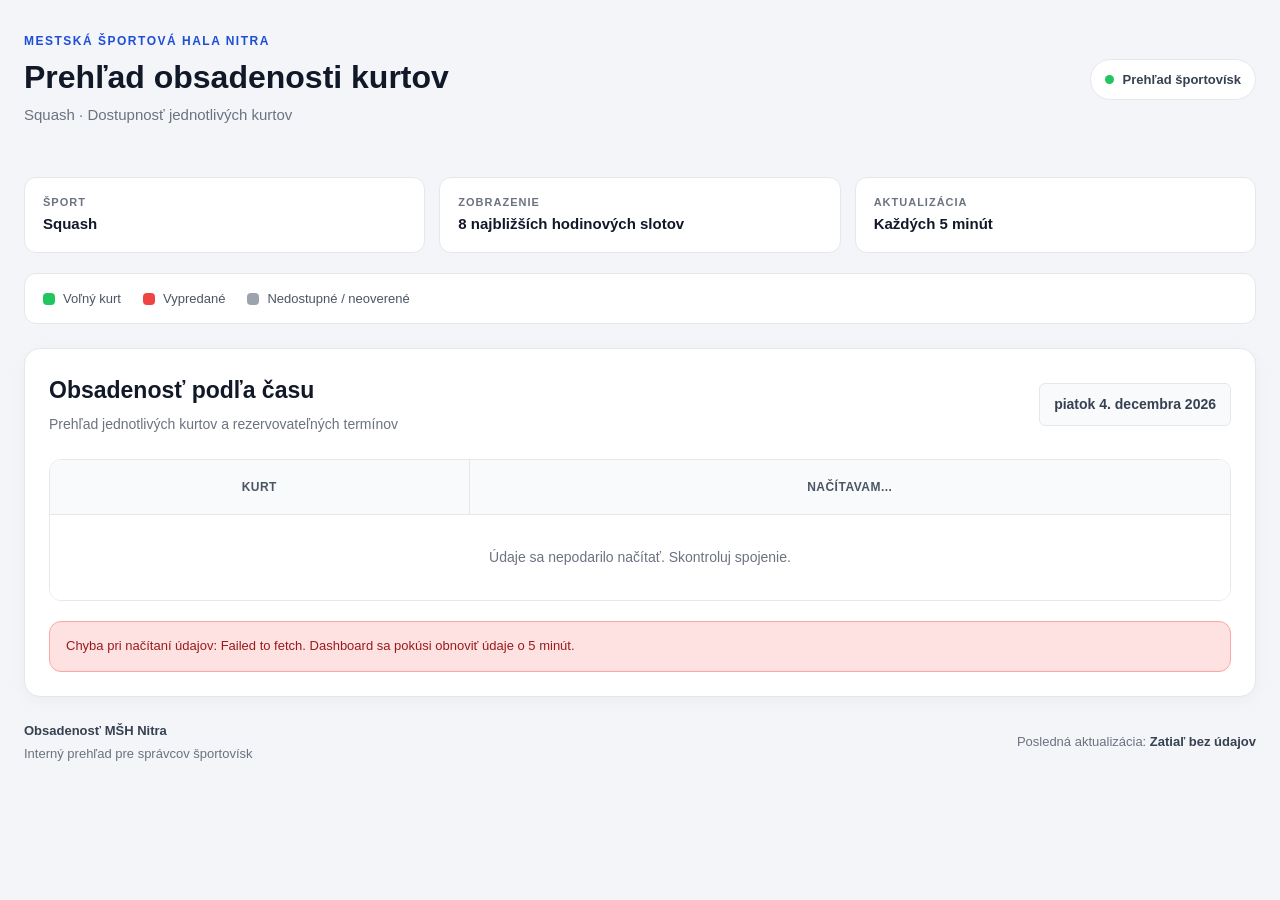
<file: index.html>
<!DOCTYPE html>
<html lang="sk">
<head>
    <meta charset="UTF-8">
    <meta name="viewport" content="width=device-width, initial-scale=1.0">

    <title>Obsadenosť športovísk – MŠH Nitra</title>

    <link rel="stylesheet" href="style.css">
</head>
<body>

    <header class="header">
        <div class="header-content">
            <div>
                <p class="eyebrow">MESTSKÁ ŠPORTOVÁ HALA NITRA</p>
                <h1>Prehľad obsadenosti kurtov</h1>
                <p class="subtitle">Squash · Dostupnosť jednotlivých kurtov</p>
            </div>

            <div class="header-status">
                <span class="status-indicator"></span>
                <span>Prehľad športovísk</span>
            </div>
        </div>
    </header>

    <main class="main-content">

        <section class="toolbar">
            <div class="toolbar-item">
                <span class="toolbar-label">ŠPORT</span>
                <strong>Squash</strong>
            </div>

            <div class="toolbar-item">
                <span class="toolbar-label">ZOBRAZENIE</span>
                <strong>8 najbližších hodinových slotov</strong>
            </div>

            <div class="toolbar-item">
                <span class="toolbar-label">AKTUALIZÁCIA</span>
                <strong>Každých 5 minút</strong>
            </div>
        </section>

        <section class="legend">
            <div class="legend-item">
                <span class="legend-color available"></span>
                <span>Voľný kurt</span>
            </div>

            <div class="legend-item">
                <span class="legend-color sold-out"></span>
                <span>Vypredané</span>
            </div>

            <div class="legend-item">
                <span class="legend-color unknown"></span>
                <span>Nedostupné / neoverené</span>
            </div>
        </section>

        <section class="calendar-section">
            <div class="section-heading">
                <div>
                    <h2>Obsadenosť podľa času</h2>
                    <p>Prehľad jednotlivých kurtov a rezervovateľných termínov</p>
                </div>

                <div class="date-display" id="current-date">
                    Načítavam dátum...
                </div>
            </div>

            <div class="table-wrapper">
                <table class="availability-table">
                    <thead id="calendar-head">
                        <tr>
                            <th>KURT</th>
                            <th>NAČÍTAVAM...</th>
                        </tr>
                    </thead>

                    <tbody id="calendar-body">
                        <tr>
                            <td colspan="9" class="loading-message">
                                Pripravujem prehľad...
                            </td>
                        </tr>
                    </tbody>
                </table>
            </div>

            <p class="data-notice" id="data-notice">
                Toto je testovacie rozhranie. Skutočná dostupnosť zatiaľ nie je pripojená.
            </p>
        </section>

        <footer class="footer">
            <div>
                <strong>Obsadenosť MŠH Nitra</strong>
                <span>Interný prehľad pre správcov športovísk</span>
            </div>

            <div class="last-update">
                Posledná aktualizácia:
                <strong id="last-update">Zatiaľ bez údajov</strong>
            </div>
        </footer>

    </main>

    <script src="app.js"></script>
</body>
</html>
</file>
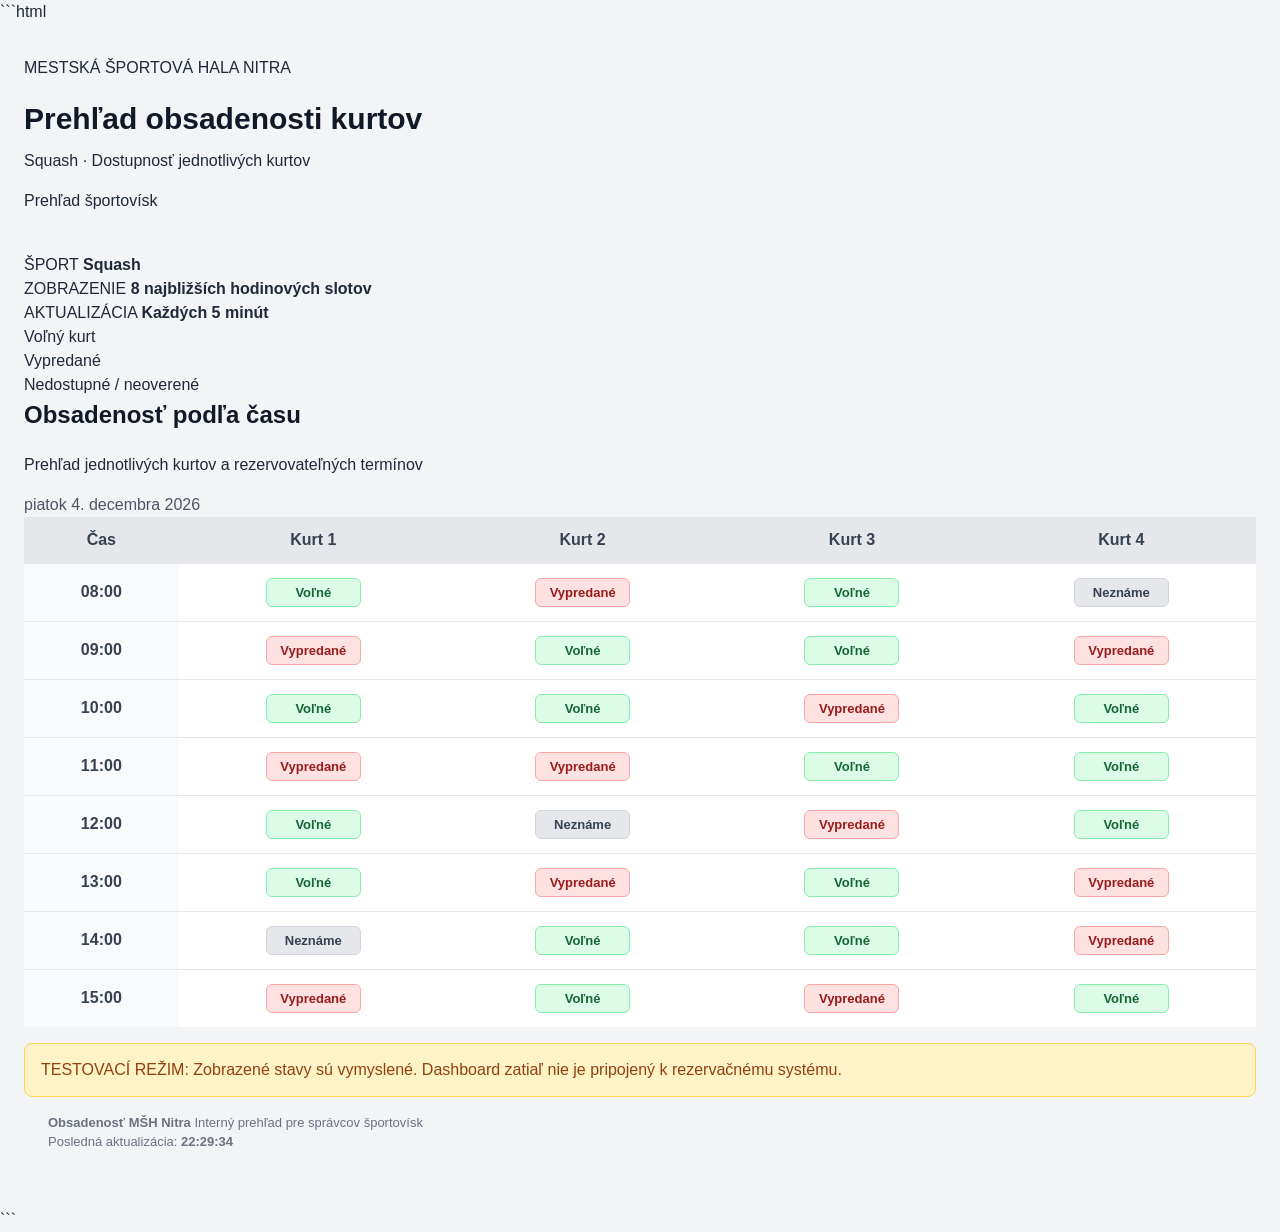
<file: web/index.html>
```html
<!DOCTYPE html>
<html lang="sk">
<head>
    <meta charset="UTF-8">
    <meta name="viewport" content="width=device-width, initial-scale=1.0">

    <title>Obsadenosť športovísk – MŠH Nitra</title>

    <link rel="stylesheet" href="style.css">
</head>
<body>

    <header class="header">
        <div class="header-content">
            <div>
                <p class="eyebrow">MESTSKÁ ŠPORTOVÁ HALA NITRA</p>
                <h1>Prehľad obsadenosti kurtov</h1>
                <p class="subtitle">Squash · Dostupnosť jednotlivých kurtov</p>
            </div>

            <div class="header-status">
                <span class="status-indicator"></span>
                <span>Prehľad športovísk</span>
            </div>
        </div>
    </header>

    <main class="main-content">

        <section class="toolbar">
            <div class="toolbar-item">
                <span class="toolbar-label">ŠPORT</span>
                <strong>Squash</strong>
            </div>

            <div class="toolbar-item">
                <span class="toolbar-label">ZOBRAZENIE</span>
                <strong>8 najbližších hodinových slotov</strong>
            </div>

            <div class="toolbar-item">
                <span class="toolbar-label">AKTUALIZÁCIA</span>
                <strong>Každých 5 minút</strong>
            </div>
        </section>

        <section class="legend">
            <div class="legend-item">
                <span class="legend-color available"></span>
                <span>Voľný kurt</span>
            </div>

            <div class="legend-item">
                <span class="legend-color sold-out"></span>
                <span>Vypredané</span>
            </div>

            <div class="legend-item">
                <span class="legend-color unknown"></span>
                <span>Nedostupné / neoverené</span>
            </div>
        </section>

        <section class="calendar-section">
            <div class="section-heading">
                <div>
                    <h2>Obsadenosť podľa času</h2>
                    <p>Prehľad jednotlivých kurtov a rezervovateľných termínov</p>
                </div>

                <div class="date-display" id="current-date">
                    Načítavam dátum...
                </div>
            </div>

            <div class="table-wrapper">
                <table class="availability-table">
                    <thead id="calendar-head">
                        <tr>
                            <th>KURT</th>
                            <th>NAČÍTAVAM...</th>
                        </tr>
                    </thead>

                    <tbody id="calendar-body">
                        <tr>
                            <td colspan="9" class="loading-message">
                                Pripravujem prehľad...
                            </td>
                        </tr>
                    </tbody>
                </table>
            </div>

            <p class="data-notice" id="data-notice">
                Toto je testovacie rozhranie. Skutočná dostupnosť zatiaľ nie je pripojená.
            </p>
        </section>

        <footer class="footer">
            <div>
                <strong>Obsadenosť MŠH Nitra</strong>
                <span>Interný prehľad pre správcov športovísk</span>
            </div>

            <div class="last-update">
                Posledná aktualizácia:
                <strong id="last-update">Zatiaľ bez údajov</strong>
            </div>
        </footer>

    </main>

    <script src="app.js"></script>
</body>
</html>
```
</file>
<file: style.css>
/* =========================================
   ZÁKLADNÉ NASTAVENIA
   ========================================= */

* {
  box-sizing: border-box;
}

:root {
  --color-background: #f3f5f8;
  --color-surface: #ffffff;
  --color-text: #1f2937;
  --color-muted: #6b7280;
  --color-border: #e5e7eb;

  --color-available-bg: #dcfce7;
  --color-available-text: #166534;
  --color-available-border: #86efac;

  --color-sold-bg: #fee2e2;
  --color-sold-text: #991b1b;
  --color-sold-border: #fca5a5;

  --color-unknown-bg: #f3f4f6;
  --color-unknown-text: #4b5563;
  --color-unknown-border: #d1d5db;

  --color-primary: #1d4ed8;

  --radius-small: 6px;
  --radius-medium: 12px;
  --radius-large: 16px;
}

body {
  margin: 0;
  padding: 0;
  font-family: Arial, Helvetica, sans-serif;
  color: var(--color-text);
  background: var(--color-background);
  line-height: 1.5;
}

/* =========================================
   HLAVIČKA A HLAVNÝ OBSAH
   ========================================= */

header,
main {
  width: 100%;
  max-width: 1500px;
  margin: 0 auto;
  padding: 24px;
}

header {
  padding-top: 32px;
  padding-bottom: 16px;
}

.header-content {
  display: flex;
  align-items: center;
  justify-content: space-between;
  gap: 24px;
}

.eyebrow {
  margin: 0 0 8px;
  color: var(--color-primary);
  font-size: 12px;
  font-weight: 700;
  letter-spacing: 1.5px;
}

h1 {
  margin: 0 0 8px;
  color: #111827;
  font-size: 32px;
  line-height: 1.2;
}

h2 {
  margin: 0 0 6px;
  color: #111827;
  font-size: 23px;
}

.subtitle {
  margin: 0;
  color: var(--color-muted);
  font-size: 15px;
}

/* =========================================
   STAV V HLAVIČKE
   ========================================= */

.header-status {
  display: inline-flex;
  align-items: center;
  gap: 9px;
  padding: 10px 14px;
  color: #374151;
  background: var(--color-surface);
  border: 1px solid var(--color-border);
  border-radius: 999px;
  font-size: 13px;
  font-weight: 600;
  white-space: nowrap;
}

.status-indicator {
  width: 9px;
  height: 9px;
  flex-shrink: 0;
  background: #22c55e;
  border-radius: 50%;
}

/* =========================================
   INFORMAČNÝ PANEL
   ========================================= */

.toolbar {
  display: flex;
  flex-wrap: wrap;
  gap: 14px;
  margin: 10px 0 20px;
}

.toolbar-item {
  display: flex;
  flex-direction: column;
  gap: 3px;
  flex: 1 1 180px;
  padding: 16px 18px;
  background: var(--color-surface);
  border: 1px solid var(--color-border);
  border-radius: var(--radius-medium);
}

.toolbar-label {
  color: var(--color-muted);
  font-size: 11px;
  font-weight: 700;
  letter-spacing: 1px;
}

.toolbar-item strong {
  color: #111827;
  font-size: 15px;
}

/* =========================================
   LEGENDA DOSTUPNOSTI
   ========================================= */

.legend {
  display: flex;
  flex-wrap: wrap;
  align-items: center;
  gap: 12px 22px;
  margin: 20px 0 24px;
  padding: 15px 18px;
  background: var(--color-surface);
  border: 1px solid var(--color-border);
  border-radius: var(--radius-medium);
}

.legend-item {
  display: inline-flex;
  align-items: center;
  gap: 8px;
  color: #4b5563;
  font-size: 13px;
}

.legend-color {
  width: 12px;
  height: 12px;
  flex-shrink: 0;
  border-radius: 4px;
}

.legend-color.available {
  background: #22c55e;
}

.legend-color.sold-out {
  background: #ef4444;
}

.legend-color.unknown {
  background: #9ca3af;
}

/* =========================================
   SEKCIА KALENDÁRA
   ========================================= */

.calendar-section {
  padding: 24px;
  background: var(--color-surface);
  border: 1px solid var(--color-border);
  border-radius: var(--radius-large);
  box-shadow: 0 4px 16px rgb(15 23 42 / 4%);
}

.section-heading {
  display: flex;
  align-items: center;
  justify-content: space-between;
  gap: 20px;
  margin-bottom: 24px;
}

.section-heading p {
  margin: 0;
  color: var(--color-muted);
  font-size: 14px;
}

.date-display {
  padding: 10px 14px;
  color: #374151;
  background: #f9fafb;
  border: 1px solid var(--color-border);
  border-radius: var(--radius-small);
  font-size: 14px;
  font-weight: 600;
  text-align: right;
}

/* =========================================
   TABUĽKA OBSADENOSTI
   Kurty = riadky
   Časy = stĺpce
   ========================================= */

.table-wrapper {
  width: 100%;
  overflow-x: auto;
  border: 1px solid var(--color-border);
  border-radius: var(--radius-medium);
  -webkit-overflow-scrolling: touch;
}

.availability-table {
  width: 100%;
  min-width: 900px;
  border-collapse: separate;
  border-spacing: 0;
  background: var(--color-surface);
}

.availability-table thead {
  background: #f8fafc;
}

.availability-table th,
.availability-table td {
  padding: 18px 12px;
  text-align: center;
  vertical-align: middle;
  border-right: 1px solid var(--color-border);
  border-bottom: 1px solid var(--color-border);
}

.availability-table tr > *:last-child {
  border-right: none;
}

.availability-table tbody tr:last-child > * {
  border-bottom: none;
}

.availability-table thead th {
  color: #4b5563;
  font-size: 12px;
  font-weight: 700;
  letter-spacing: 0.5px;
}

.availability-table .court-heading {
  width: 160px;
  min-width: 140px;
  color: #374151;
  background: #f3f4f6;
  text-align: left;
  padding-left: 22px;
}

.availability-table .time-heading {
  min-width: 110px;
  white-space: nowrap;
}

/* Názvy kurtov */

.availability-table .court-name-cell {
  min-width: 140px;
  padding-left: 22px;
  color: #111827;
  background: #f9fafb;
  text-align: left;
  font-size: 15px;
  font-weight: 700;
  white-space: nowrap;
}

/* Jemný efekt pri prejdení myšou */

.availability-table tbody tr {
  transition: background-color 0.15s ease;
}

.availability-table tbody tr:hover > th,
.availability-table tbody tr:hover > td {
  background-color: #fafcff;
}

/* =========================================
   ŠTÍTKY STAVOV
   ========================================= */

.status {
  display: inline-flex;
  align-items: center;
  justify-content: center;
  min-width: 94px;
  min-height: 36px;
  padding: 7px 10px;
  border: 1px solid transparent;
  border-radius: var(--radius-small);
  font-size: 11px;
  font-weight: 800;
  letter-spacing: 0.35px;
  line-height: 1.2;
  text-align: center;
  white-space: nowrap;
}

/* Voľný kurt */

.status-available {
  color: var(--color-available-text);
  background: var(--color-available-bg);
  border-color: var(--color-available-border);
}

/* Vypredaný kurt */

.status-sold {
  color: var(--color-sold-text);
  background: var(--color-sold-bg);
  border-color: var(--color-sold-border);
}

/* Neoverený stav */

.status-unknown {
  color: var(--color-unknown-text);
  background: var(--color-unknown-bg);
  border-color: var(--color-unknown-border);
}

/* =========================================
   VYPREDANÝ ČASOVÝ SLOT
   ========================================= */

/*
   Čas sa neprečiarkuje ani nepodfarbuje.
   Informáciu o vypredaní zobrazujú červené
   štítky pri jednotlivých kurtoch.
*/

.availability-table .sold-out-column {
  background-color: #f8fafc !important;
  color: #4b5563;
}

.availability-table .sold-out-time {
  color: inherit;
  text-decoration: none;
}

.availability-table td.sold-out-cell {
  background-color: #ffffff;
}

/* =========================================
   STAV NAČÍTAVANIA A CHÝB
   ========================================= */

.loading-message {
  padding: 32px 20px !important;
  color: var(--color-muted);
  background: #ffffff;
  font-size: 14px;
  text-align: center;
}

#data-notice {
  margin: 20px 0 0;
  padding: 14px 16px;
  color: #065f46;
  background: #ecfdf5;
  border: 1px solid #a7f3d0;
  border-radius: var(--radius-medium);
  font-size: 13px;
  line-height: 1.6;
  overflow-wrap: anywhere;
}

/* =========================================
   PÄTA
   ========================================= */

.footer {
  display: flex;
  align-items: center;
  justify-content: space-between;
  gap: 20px;
  padding: 24px 0 8px;
  color: var(--color-muted);
  font-size: 13px;
}

.footer > div:first-child {
  display: flex;
  flex-direction: column;
  gap: 4px;
}

.footer strong {
  color: #374151;
}

.last-update {
  text-align: right;
}

#last-update {
  font-weight: 700;
}

/* =========================================
   TABLET
   ========================================= */

@media (max-width: 900px) {
  header,
  main {
    padding: 20px;
  }

  h1 {
    font-size: 28px;
  }

  .calendar-section {
    padding: 18px;
  }

  .section-heading {
    align-items: flex-start;
    flex-direction: column;
    gap: 12px;
  }

  .date-display {
    text-align: left;
  }

  .availability-table {
    min-width: 850px;
  }

  .availability-table th,
  .availability-table td {
    padding: 14px 10px;
  }
}

/* =========================================
   MOBIL
   ========================================= */

@media (max-width: 600px) {
  header,
  main {
    padding: 14px;
  }

  header {
    padding-top: 22px;
  }

  .header-content {
    align-items: flex-start;
    flex-direction: column;
    gap: 14px;
  }

  h1 {
    font-size: 25px;
  }

  h2 {
    font-size: 20px;
  }

  .subtitle {
    font-size: 14px;
  }

  .header-status {
    font-size: 12px;
  }

  .toolbar {
    gap: 10px;
  }

  .toolbar-item {
    flex-basis: 100%;
    padding: 13px 15px;
  }

  .legend {
    gap: 12px;
    padding: 14px;
  }

  .legend-item {
    font-size: 12px;
  }

  .calendar-section {
    padding: 14px;
    border-radius: var(--radius-medium);
  }

  .section-heading {
    margin-bottom: 16px;
  }

  .section-heading p {
    font-size: 13px;
  }

  .date-display {
    max-width: 100%;
    font-size: 13px;
    overflow-wrap: anywhere;
  }

  .availability-table {
    min-width: 820px;
  }

  .availability-table th,
  .availability-table td {
    padding: 12px 8px;
  }

  .availability-table .court-heading,
  .availability-table .court-name-cell {
    padding-left: 12px;
  }

  .status {
    min-width: 86px;
    min-height: 33px;
    padding: 6px 7px;
    font-size: 10px;
  }

  #data-notice {
    padding: 12px;
    font-size: 12px;
  }

  .footer {
    align-items: flex-start;
    flex-direction: column;
    gap: 14px;
    padding-top: 20px;
  }

  .last-update {
    text-align: left;
  }
}
</file>
<file: web/style.css>
/* =========================================
   ZÁKLADNÉ NASTAVENIA
   ========================================= */

* {
  box-sizing: border-box;
}

body {
  margin: 0;
  padding: 0;
  font-family: Arial, Helvetica, sans-serif;
  color: #1f2937;
  background-color: #f3f4f6;
  line-height: 1.5;
}

header,
main {
  width: 100%;
  max-width: 1400px;
  margin: 0 auto;
  padding: 24px;
}

/* =========================================
   HLAVIČKA
   ========================================= */

header {
  padding-top: 32px;
  padding-bottom: 16px;
}

h1 {
  margin: 0 0 8px;
  color: #111827;
  font-size: 30px;
}

h2 {
  margin-top: 0;
  color: #111827;
}

p {
  margin-top: 0;
}

/* =========================================
   INFORMAČNÉ ČASTI
   ========================================= */

#current-date {
  color: #4b5563;
  font-size: 16px;
}

#data-notice {
  margin: 16px 0;
  padding: 14px 16px;
  color: #92400e;
  background-color: #fef3c7;
  border: 1px solid #fcd34d;
  border-radius: 8px;
}

#last-update {
  font-weight: 600;
}

/* =========================================
   LEGENDA STAVOV
   ========================================= */

.status-legend {
  display: flex;
  flex-wrap: wrap;
  align-items: center;
  gap: 12px;
  margin: 20px 0;
}

.status-legend > * {
  margin: 0;
}

/* =========================================
   TABUĽKA OBSADENOSTI
   ========================================= */

.table-container {
  width: 100%;
  overflow-x: auto;
  margin-top: 20px;
  background-color: #ffffff;
  border: 1px solid #e5e7eb;
  border-radius: 10px;
}

table {
  width: 100%;
  min-width: 650px;
  border-collapse: collapse;
  background-color: #ffffff;
}

thead,
#calendar-head {
  background-color: #e5e7eb;
}

th,
td {
  padding: 14px 16px;
  text-align: center;
  border-bottom: 1px solid #e5e7eb;
}

th {
  font-weight: 700;
  color: #374151;
}

tbody th {
  white-space: nowrap;
  background-color: #f9fafb;
}

tbody tr:last-child th,
tbody tr:last-child td {
  border-bottom: none;
}

tbody tr:hover {
  background-color: #f9fafb;
}

/* =========================================
   ŠTÍTKY STAVOV OBSADENOSTI
   ========================================= */

.status {
  display: inline-block;
  min-width: 95px;
  padding: 6px 10px;
  border-radius: 6px;
  font-weight: 600;
  font-size: 13px;
  text-align: center;
}

/* Voľný termín – zelená */

.status-available {
  color: #166534;
  background-color: #dcfce7;
  border: 1px solid #86efac;
}

/* Vypredaný termín – červená */

.status-sold {
  color: #991b1b;
  background-color: #fee2e2;
  border: 1px solid #fca5a5;
}

/* Neznámy stav – sivá */

.status-unknown {
  color: #374151;
  background-color: #e5e7eb;
  border: 1px solid #d1d5db;
}

/* =========================================
   PÄTA A DOPLNKOVÉ INFORMÁCIE
   ========================================= */

footer {
  max-width: 1400px;
  margin: 0 auto;
  padding: 0 24px 32px;
  color: #6b7280;
  font-size: 13px;
}

/* =========================================
   ZOBRAZENIE NA MOBILNÝCH ZARIADENIACH
   ========================================= */

@media (max-width: 600px) {
  header,
  main {
    padding: 16px;
  }

  h1 {
    font-size: 24px;
  }

  .status-legend {
    gap: 8px;
  }

  th,
  td {
    padding: 10px;
  }

  footer {
    padding: 0 16px 24px;
  }
}
</file>
